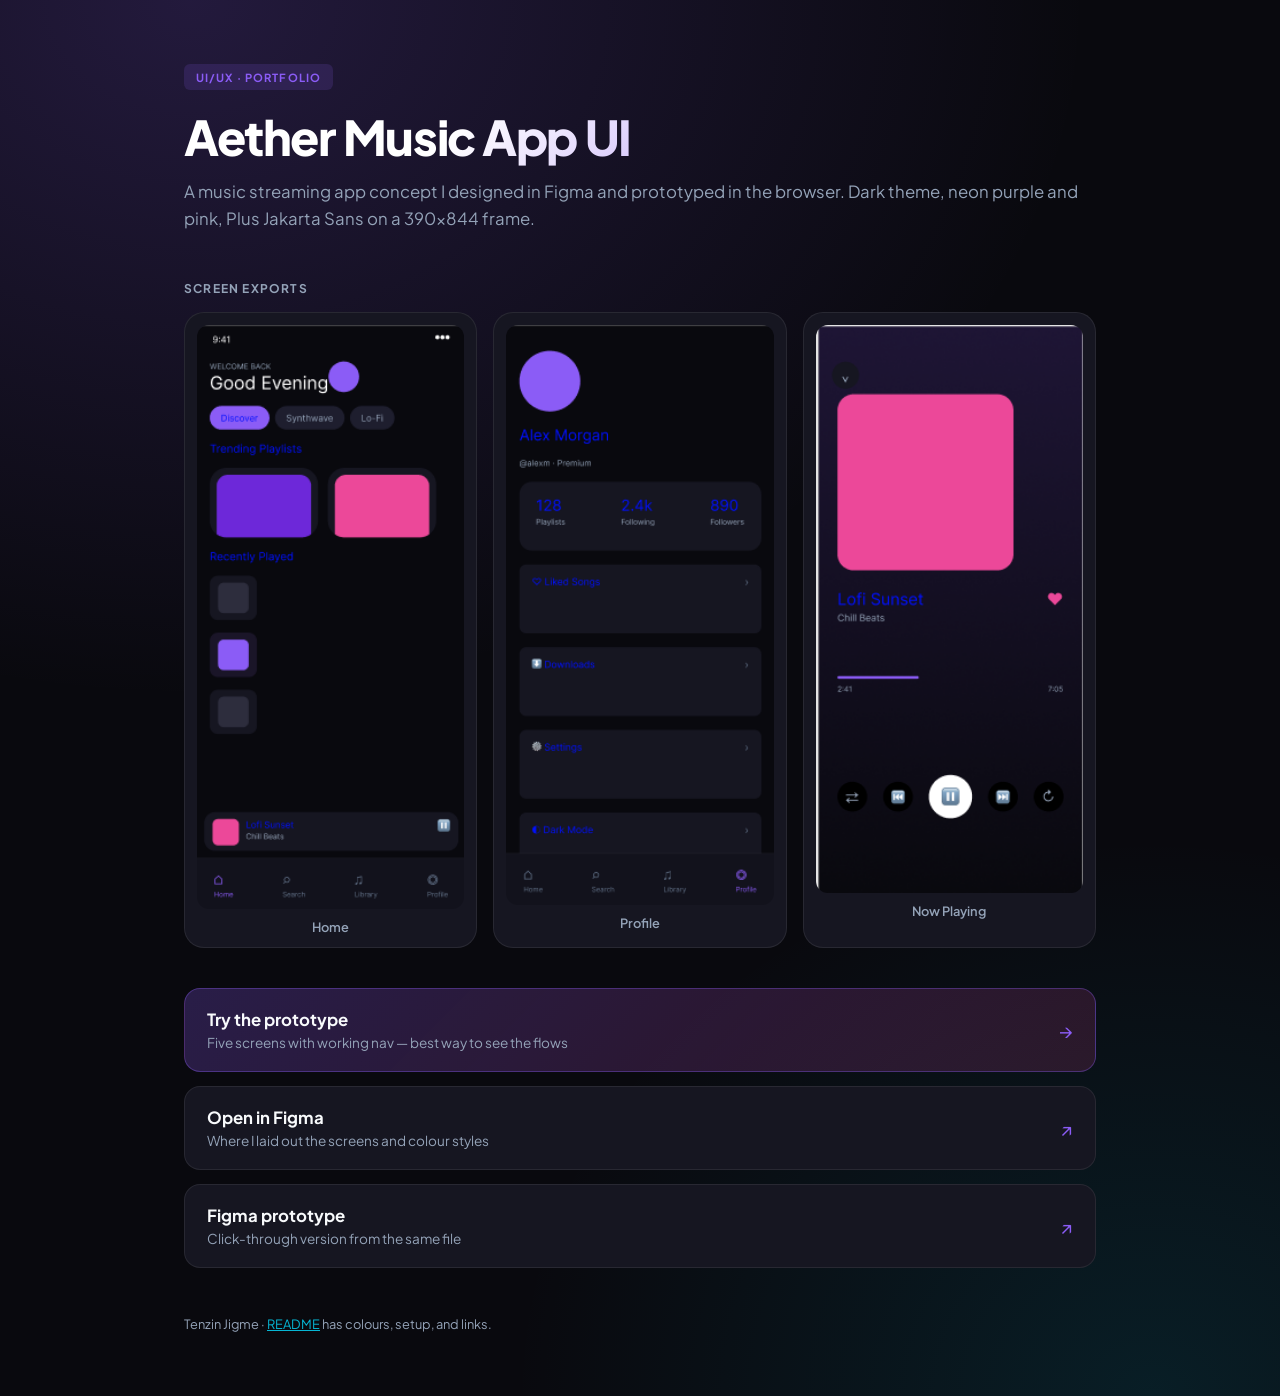
<file: index.html>
<!DOCTYPE html>
<html lang="en">
<head>
  <meta charset="UTF-8">
  <meta name="viewport" content="width=device-width, initial-scale=1.0">
  <title>Aether Music App UI</title>
  <link rel="preconnect" href="https://fonts.googleapis.com">
  <link rel="preconnect" href="https://fonts.gstatic.com" crossorigin>
  <link href="https://fonts.googleapis.com/css2?family=Plus+Jakarta+Sans:wght@400;600;700;800&display=swap" rel="stylesheet">
  <style>
    :root {
      --purple: #8b5cf6;
      --pink: #ec4899;
      --cyan: #06b6d4;
      --bg: #09090e;
      --surface: #161621;
      --muted: #94a3b8;
    }
    * { box-sizing: border-box; margin: 0; padding: 0; }
    body {
      font-family: 'Plus Jakarta Sans', system-ui, sans-serif;
      background: var(--bg);
      color: #f8fafc;
      min-height: 100vh;
      background-image:
        radial-gradient(ellipse 70% 50% at 15% 0%, rgba(139,92,246,.2), transparent),
        radial-gradient(ellipse 50% 40% at 90% 100%, rgba(6,182,212,.12), transparent);
    }
    .wrap { max-width: 960px; margin: 0 auto; padding: 64px 24px; }
    .badge {
      display: inline-block;
      font-size: 0.7rem;
      font-weight: 700;
      letter-spacing: 0.1em;
      text-transform: uppercase;
      color: var(--purple);
      background: rgba(139,92,246,.15);
      padding: 6px 12px;
      border-radius: 6px;
      margin-bottom: 16px;
    }
    h1 {
      font-size: clamp(2.2rem, 6vw, 3rem);
      font-weight: 800;
      letter-spacing: -0.03em;
      background: linear-gradient(135deg, #fff 30%, var(--purple) 100%);
      -webkit-background-clip: text;
      -webkit-text-fill-color: transparent;
    }
    .sub { color: var(--muted); margin-top: 12px; line-height: 1.6; font-size: 1.05rem; }
    .cards { display: flex; flex-direction: column; gap: 14px; margin-top: 40px; }
    a.card {
      display: flex;
      align-items: center;
      justify-content: space-between;
      gap: 16px;
      padding: 20px 22px;
      background: var(--surface);
      border: 1px solid rgba(255,255,255,.08);
      border-radius: 16px;
      text-decoration: none;
      color: inherit;
      transition: border-color .2s, transform .2s;
    }
    a.card:hover {
      border-color: rgba(139,92,246,.4);
      transform: translateY(-2px);
    }
    .card h2 { font-size: 1.05rem; font-weight: 700; }
    .card p { font-size: 0.85rem; color: var(--muted); margin-top: 4px; }
    .arrow { color: var(--purple); font-size: 1.2rem; flex-shrink: 0; }
    .card.primary {
      background: linear-gradient(135deg, rgba(139,92,246,.25), rgba(236,72,153,.15));
      border-color: rgba(139,92,246,.35);
    }
    .shots { margin-top: 48px; }
    .shots h2 {
      font-size: 0.75rem;
      font-weight: 700;
      letter-spacing: 0.1em;
      text-transform: uppercase;
      color: var(--muted);
      margin-bottom: 16px;
    }
    .shots-grid {
      display: grid;
      grid-template-columns: repeat(auto-fit, minmax(200px, 1fr));
      gap: 16px;
    }
    figure.shot {
      margin: 0;
      background: var(--surface);
      border: 1px solid rgba(255,255,255,.08);
      border-radius: 20px;
      padding: 12px;
      overflow: hidden;
    }
    figure.shot img {
      display: block;
      width: 100%;
      height: auto;
      border-radius: 12px;
    }
    figure.shot figcaption {
      margin-top: 10px;
      font-size: 0.8rem;
      font-weight: 600;
      color: var(--muted);
      text-align: center;
    }
    footer { margin-top: 48px; font-size: 0.8rem; color: var(--muted); }
    footer a { color: var(--cyan); }
  </style>
</head>
<body>
  <div class="wrap">
    <span class="badge">UI/UX · Portfolio</span>
    <h1>Aether Music App UI</h1>
    <p class="sub">A music streaming app concept I designed in Figma and prototyped in the browser. Dark theme, neon purple and pink, Plus Jakarta Sans on a 390×844 frame.</p>

    <section class="shots" aria-label="Screen exports">
      <h2>Screen exports</h2>
      <div class="shots-grid">
        <figure class="shot">
          <img src="screenshots/home.png" alt="Aether Home screen — trending playlists and recently played" width="390" height="844" loading="lazy">
          <figcaption>Home</figcaption>
        </figure>
        <figure class="shot">
          <img src="screenshots/profile.png" alt="Aether Profile screen — stats and settings" width="390" height="844" loading="lazy">
          <figcaption>Profile</figcaption>
        </figure>
        <figure class="shot">
          <img src="screenshots/now-playing.png" alt="Aether Now Playing screen — full player" width="390" height="844" loading="lazy">
          <figcaption>Now Playing</figcaption>
        </figure>
      </div>
    </section>

    <div class="cards">
      <a class="card primary" href="prototype/index.html">
        <div>
          <h2>Try the prototype</h2>
          <p>Five screens with working nav — best way to see the flows</p>
        </div>
        <span class="arrow">→</span>
      </a>
      <a class="card" href="https://www.figma.com/design/vwYzAz8AjBmz9okh2rLEyM/Aether-Music-App-UI?node-id=5-7" target="_blank" rel="noopener">
        <div>
          <h2>Open in Figma</h2>
          <p>Where I laid out the screens and colour styles</p>
        </div>
        <span class="arrow">↗</span>
      </a>
      <a class="card" href="https://www.figma.com/proto/vwYzAz8AjBmz9okh2rLEyM/Aether-Music-App-UI?node-id=5-7" target="_blank" rel="noopener">
        <div>
          <h2>Figma prototype</h2>
          <p>Click-through version from the same file</p>
        </div>
        <span class="arrow">↗</span>
      </a>
    </div>

    <footer>
      <p>Tenzin Jigme · <a href="README.md">README</a> has colours, setup, and links.</p>
    </footer>
  </div>
</body>
</html>
</file>
